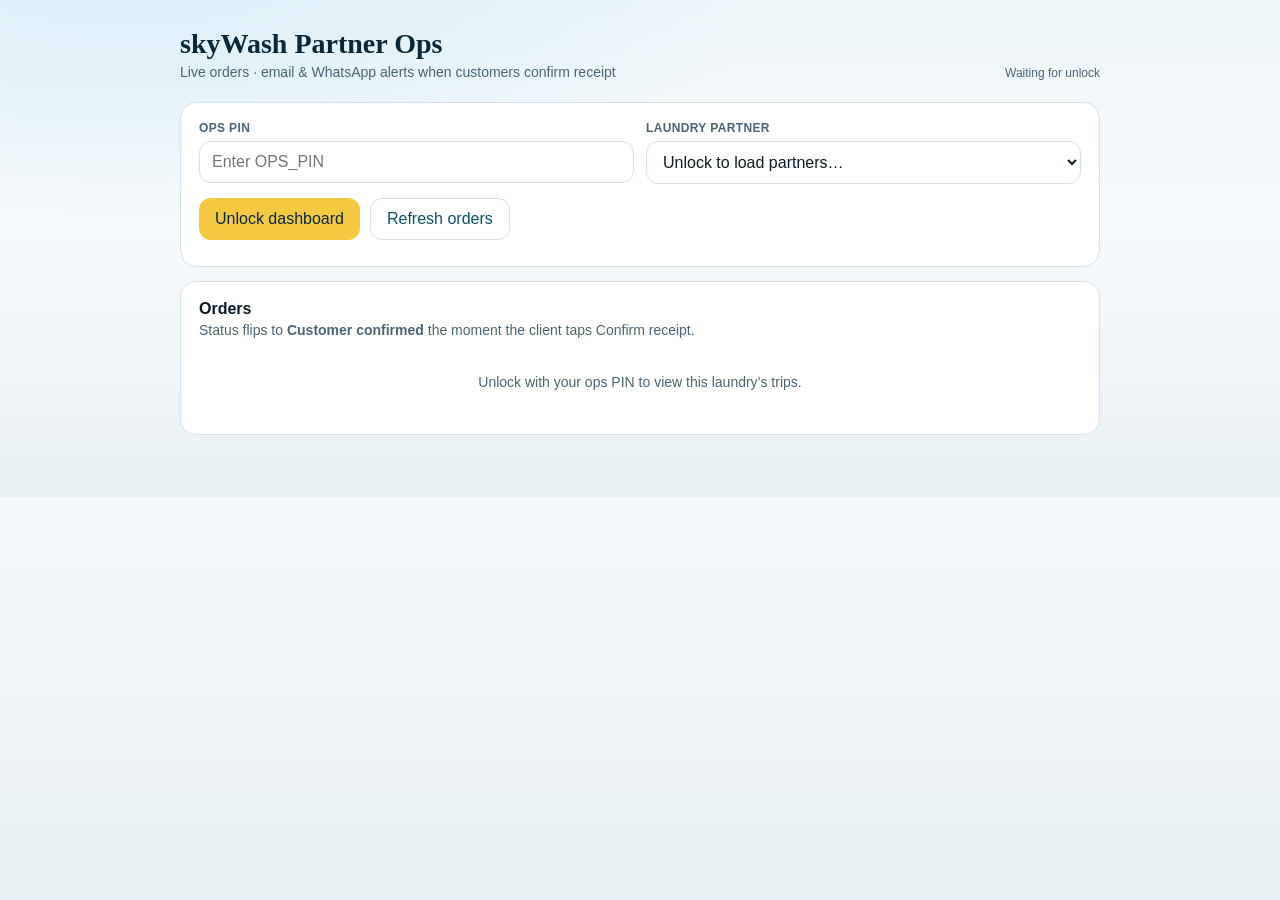
<file: ops/index.html>
<!DOCTYPE html>
<html lang="en">
<head>
<meta charset="UTF-8">
<meta name="viewport" content="width=device-width, initial-scale=1.0">
<title>skyWash Partner Ops</title>
<meta name="description" content="Laundry partner operations — live orders and customer confirmation alerts.">
<meta name="theme-color" content="#08283a">
<link rel="stylesheet" href="/ops/ops.css">
<script>
  window.SKYWASH_API_BASE = 'https://skywash-api.onrender.com';
</script>
</head>
<body>
  <div class="wrap">
    <div class="top">
      <div>
        <h1 class="brand">skyWash Partner Ops</h1>
        <p class="sub">Live orders · email &amp; WhatsApp alerts when customers confirm receipt</p>
      </div>
      <div class="live" id="opsLive">Waiting for unlock</div>
    </div>

    <section class="card">
      <div class="row">
        <div>
          <label for="opsPin">Ops PIN</label>
          <input id="opsPin" type="password" autocomplete="current-password" placeholder="Enter OPS_PIN">
        </div>
        <div>
          <label for="opsPartner">Laundry partner</label>
          <select id="opsPartner">
            <option value="">Unlock to load partners…</option>
          </select>
        </div>
      </div>
      <div class="actions">
        <button type="button" class="btn btn-primary" id="opsUnlock">Unlock dashboard</button>
        <button type="button" class="btn btn-ghost" id="opsRefresh">Refresh orders</button>
      </div>
      <div class="meta" id="opsStatus"></div>
      <div class="error" id="opsError"></div>
    </section>

    <section class="card">
      <h2 style="margin:0 0 4px;font-size:16px;">Orders</h2>
      <p class="sub" style="margin:0 0 8px;">Status flips to <b>Customer confirmed</b> the moment the client taps Confirm receipt.</p>
      <div id="opsOrders"><div class="empty">Unlock with your ops PIN to view this laundry’s trips.</div></div>
    </section>
  </div>
  <script src="/ops/ops.js"></script>
</body>
</html>
</file>
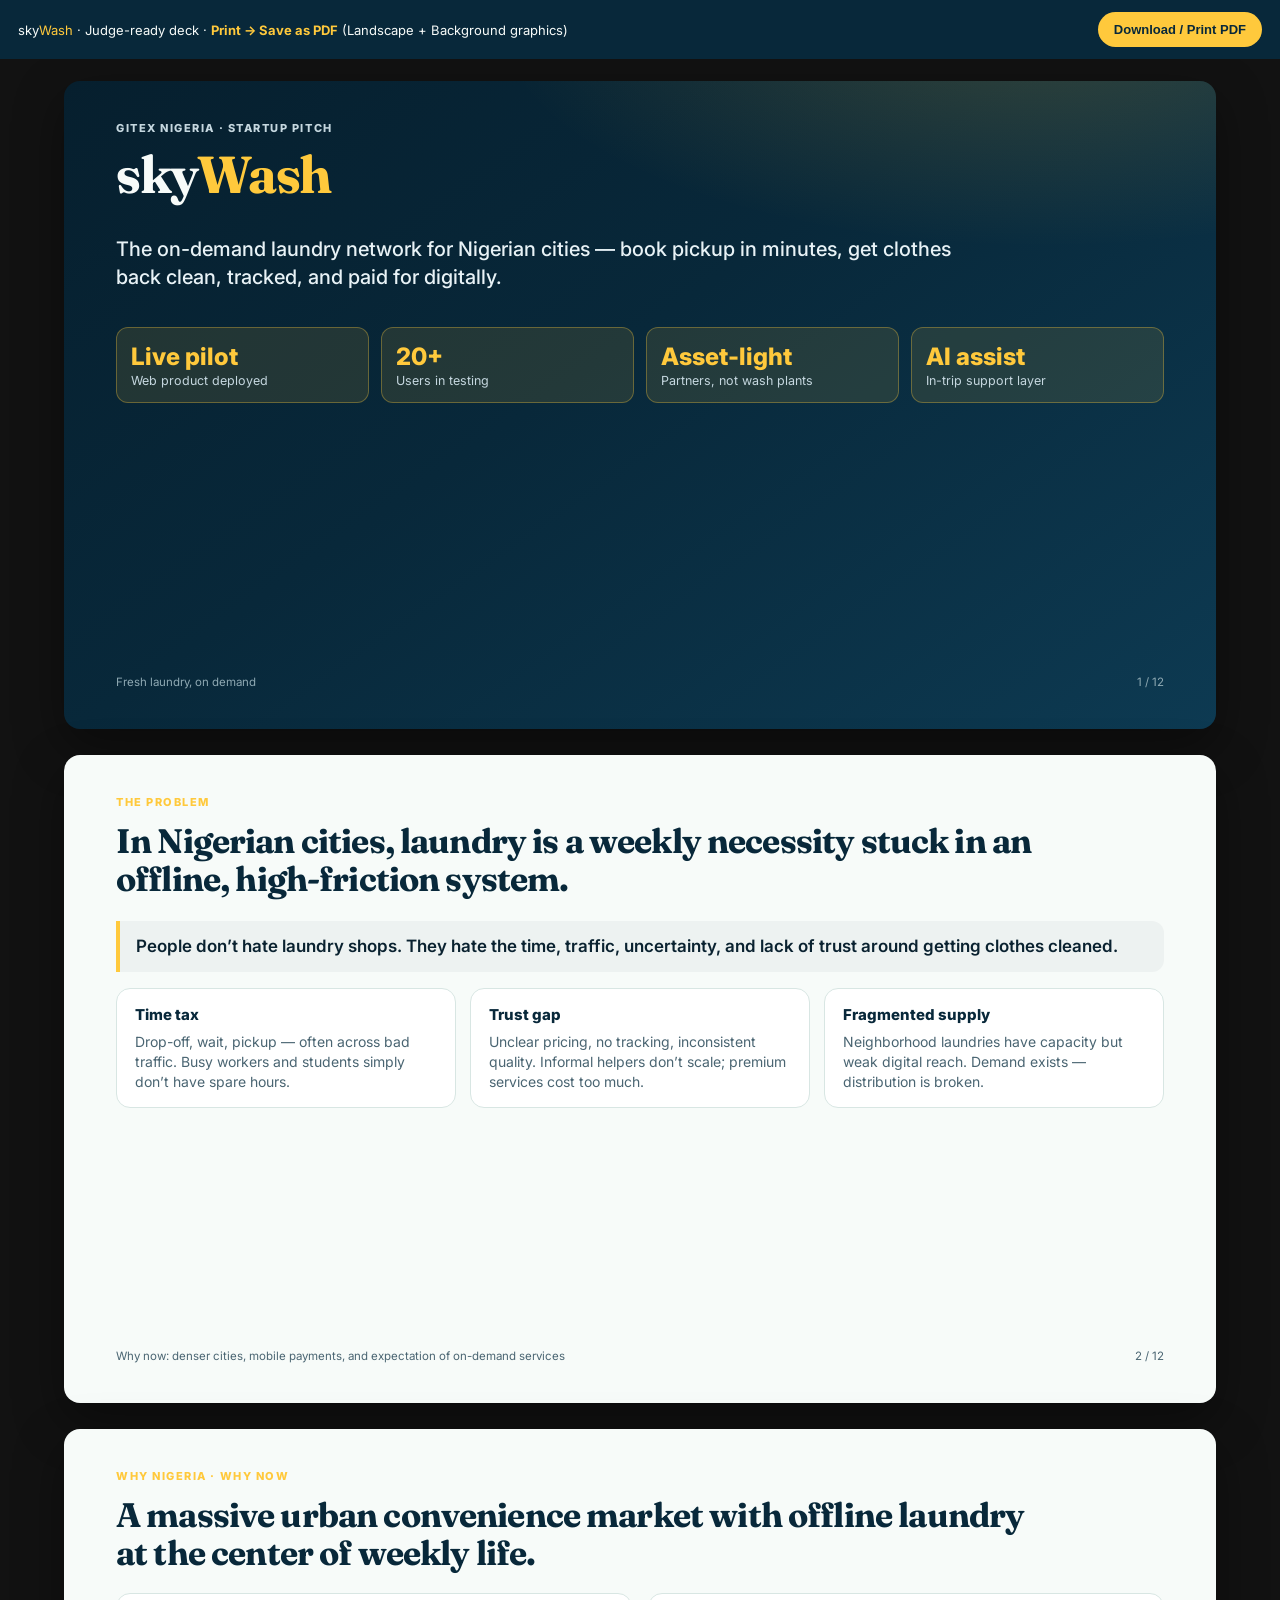
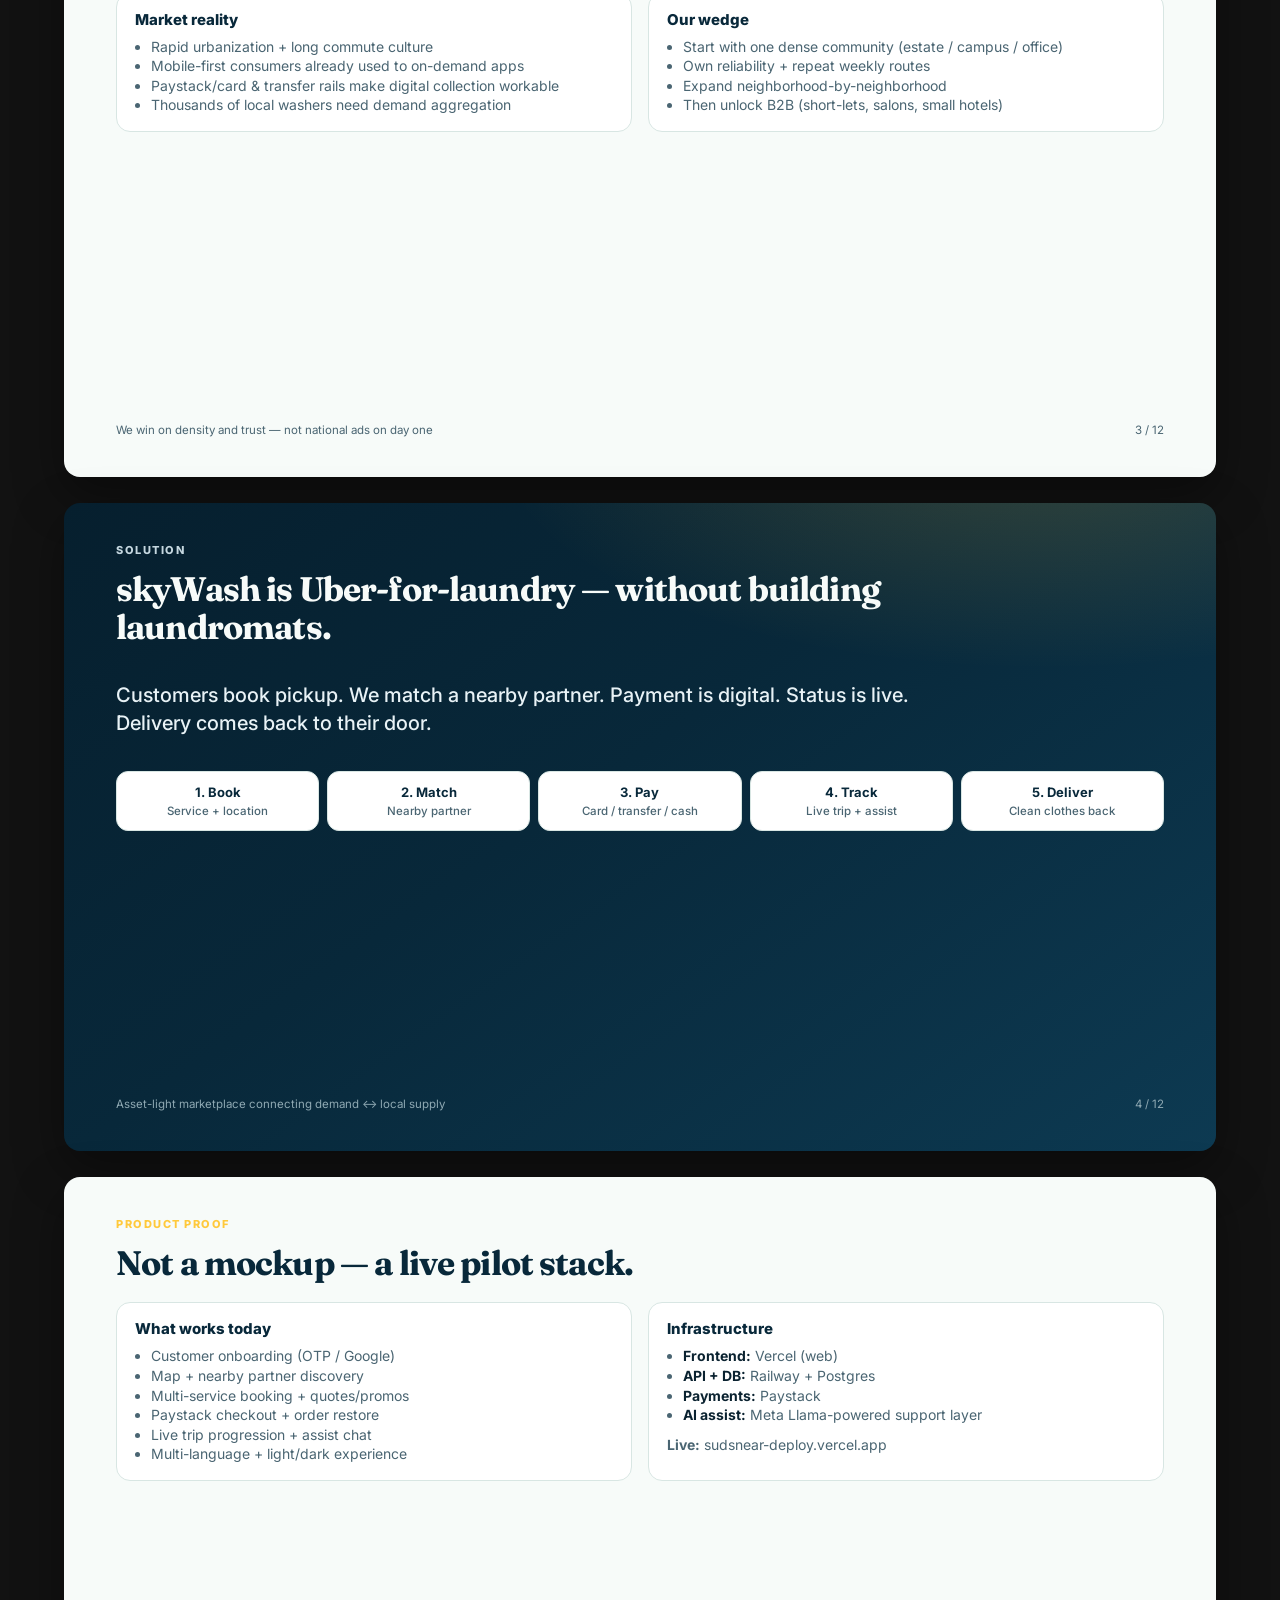
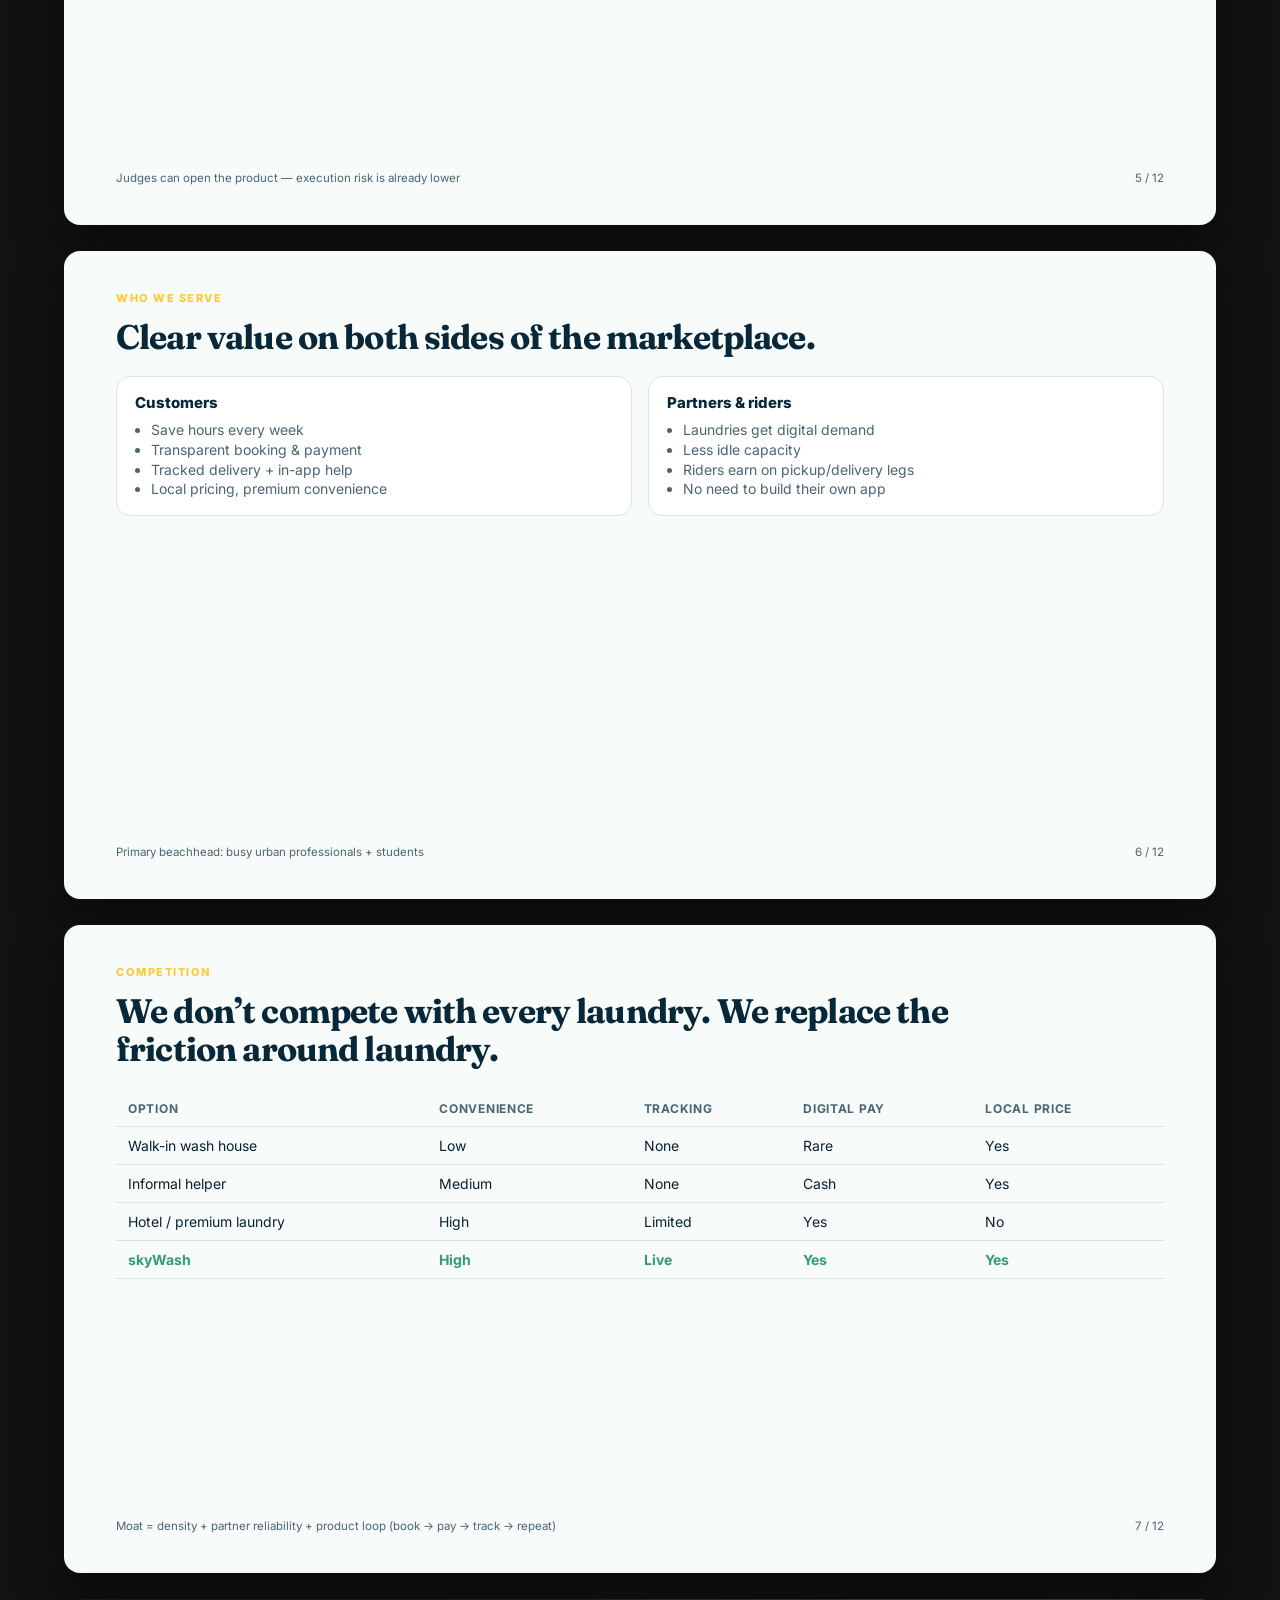
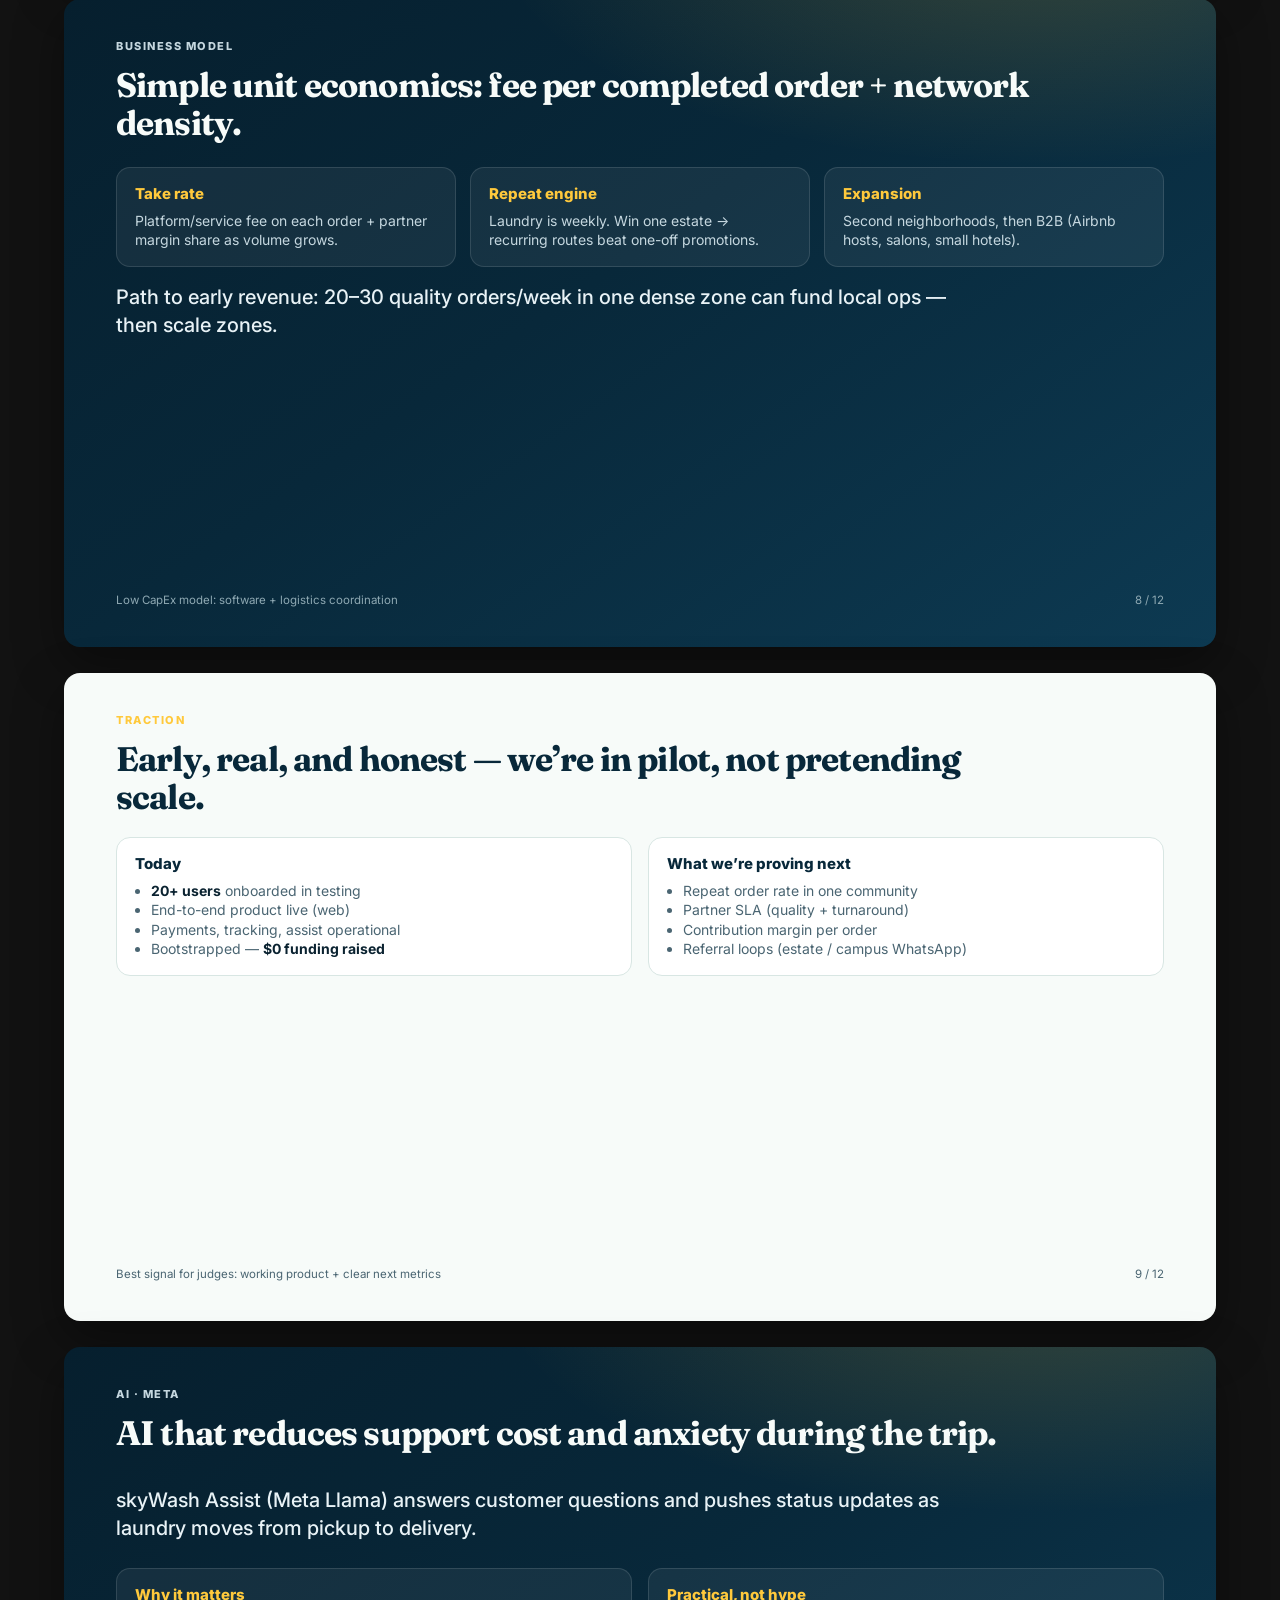
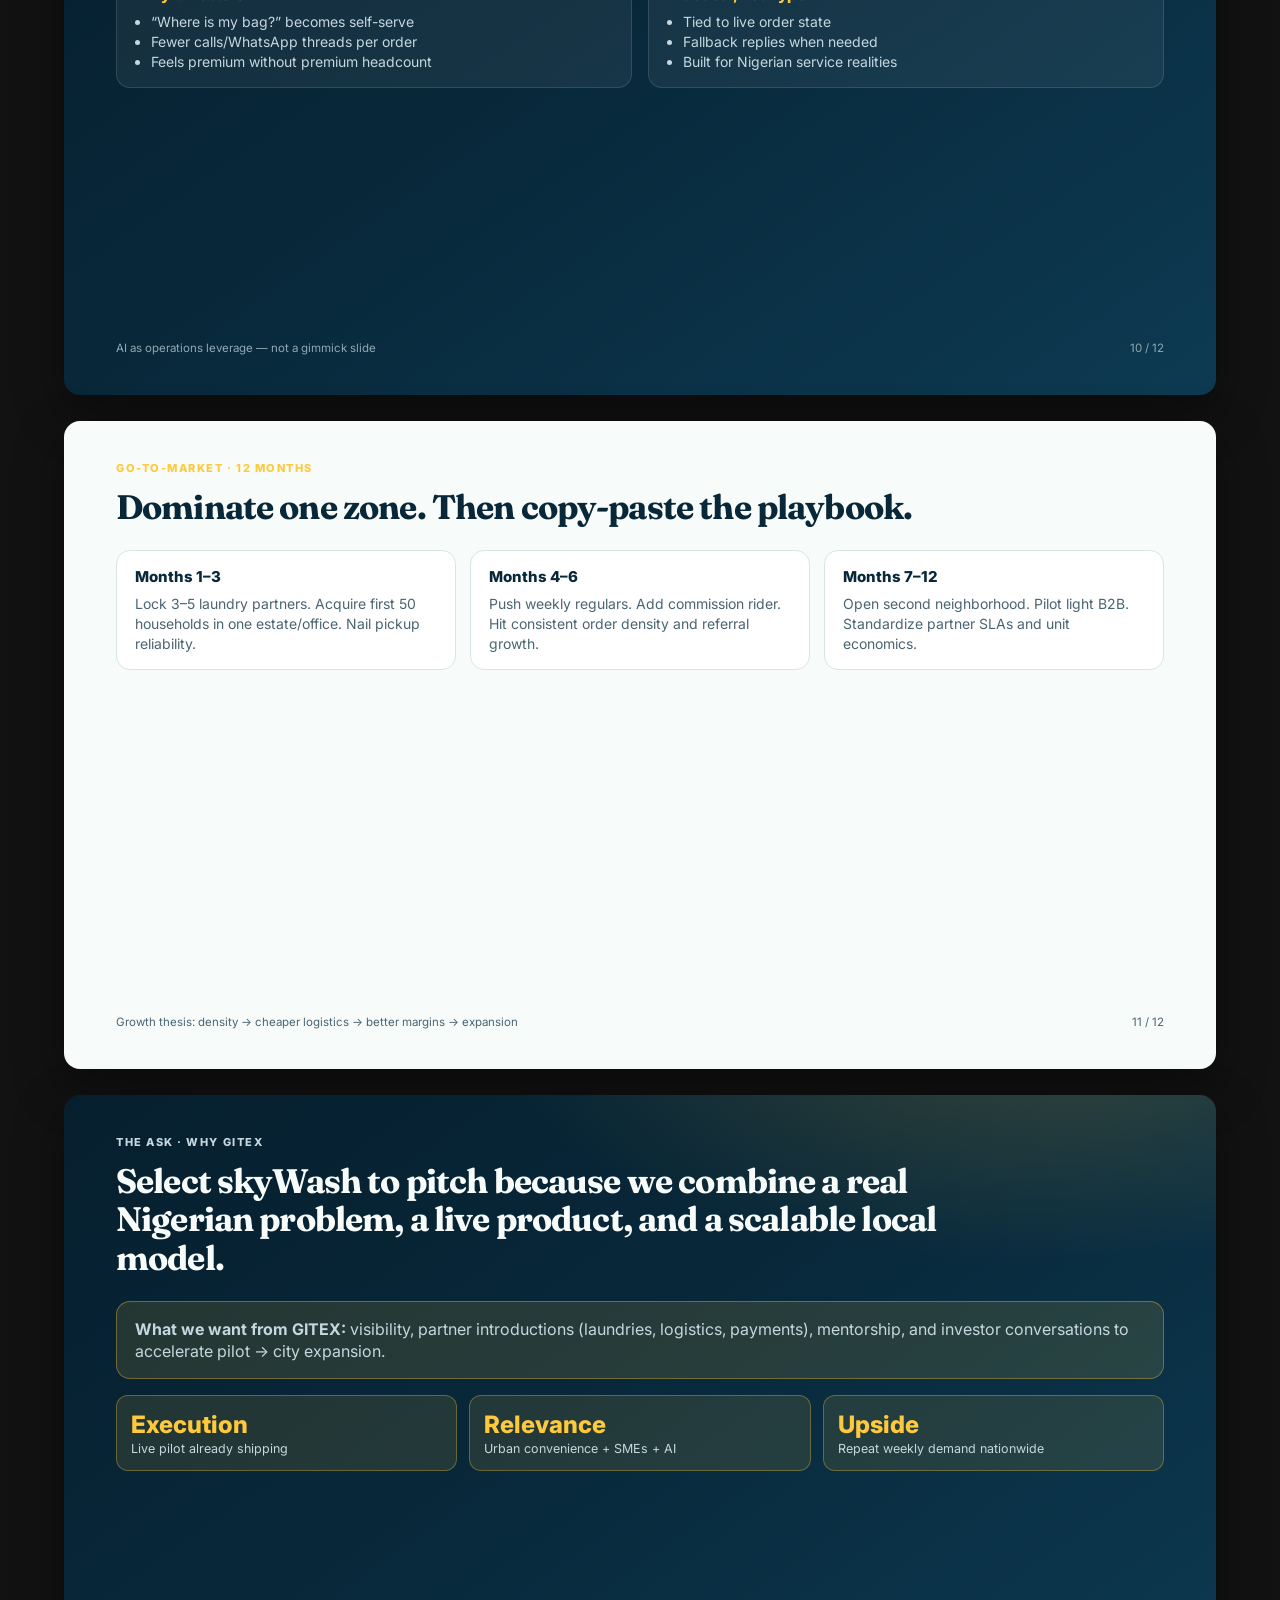
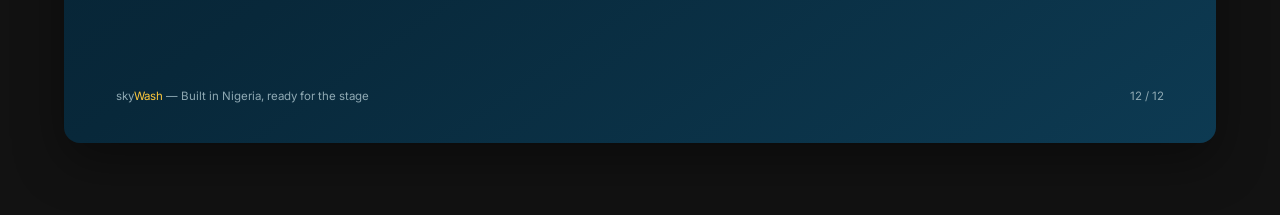
<file: pitch/skyWash-pitch-deck.html>
<!DOCTYPE html>
<html lang="en">
<head>
<meta charset="UTF-8">
<meta name="viewport" content="width=device-width, initial-scale=1.0">
<title>skyWash — Pitch Deck (GITEX Nigeria)</title>
<link rel="preconnect" href="https://fonts.googleapis.com">
<link rel="preconnect" href="https://fonts.gstatic.com" crossorigin>
<link href="https://fonts.googleapis.com/css2?family=Fraunces:opsz,wght@9..144,600;9..144,700&family=Inter:wght@400;500;600;700;800&display=swap" rel="stylesheet">
<style>
  :root {
    --lagoon-900: #08283a;
    --lagoon-800: #0d3a52;
    --lagoon-700: #134f6e;
    --sun: #ffc93c;
    --foam: #f7fbf9;
    --ink: #0a2230;
    --ink-soft: #4a6572;
    --line: #d8e6e3;
    --good: #2f9e6e;
    --warn: #c0503a;
  }
  * { box-sizing: border-box; }
  html, body {
    margin: 0; padding: 0;
    font-family: Inter, system-ui, sans-serif;
    background: #121212;
    color: var(--ink);
  }
  .toolbar {
    position: sticky; top: 0; z-index: 20;
    display: flex; gap: 12px; align-items: center; justify-content: space-between;
    padding: 12px 18px;
    background: var(--lagoon-900); color: var(--foam);
    font-size: 13px;
  }
  .toolbar strong { color: var(--sun); }
  .toolbar button {
    appearance: none; border: none; cursor: pointer;
    background: var(--sun); color: var(--lagoon-900);
    font-weight: 800; font-size: 13px; padding: 10px 16px; border-radius: 999px;
  }
  .deck {
    max-width: 1180px;
    margin: 22px auto 72px;
    display: flex; flex-direction: column; gap: 26px;
    padding: 0 14px;
  }
  .slide {
    width: 100%;
    aspect-ratio: 16 / 9;
    background: var(--foam);
    border-radius: 16px;
    overflow: hidden;
    box-shadow: 0 18px 50px rgba(0,0,0,0.38);
    padding: 40px 52px;
    position: relative;
    display: flex; flex-direction: column;
  }
  .slide.dark {
    background:
      radial-gradient(1000px 420px at 85% -10%, rgba(255,201,60,0.18), transparent 55%),
      linear-gradient(145deg, #061f2e 0%, var(--lagoon-900) 45%, var(--lagoon-800) 100%);
    color: var(--foam);
  }
  .eyebrow {
    font-size: 11px; font-weight: 800; letter-spacing: 0.14em;
    text-transform: uppercase; color: var(--sun); margin: 0 0 12px;
  }
  h1, h2 {
    font-family: Fraunces, Georgia, serif;
    margin: 0 0 14px; letter-spacing: -0.025em;
  }
  h1 { font-size: 52px; line-height: 1.02; max-width: 920px; }
  h2 { font-size: 34px; line-height: 1.12; color: var(--lagoon-900); max-width: 920px; }
  .slide.dark h2 { color: var(--foam); }
  .brand span { color: var(--sun); }
  p, li { font-size: 16.5px; line-height: 1.4; color: var(--ink-soft); }
  .slide.dark p, .slide.dark li { color: #c5d7df; }
  .lead { font-size: 20px; max-width: 860px; color: var(--ink); font-weight: 500; }
  .slide.dark .lead { color: #e8f2f6; }
  ul { margin: 6px 0 0; padding-left: 20px; }
  li { margin: 7px 0; }
  li strong { color: var(--ink); }
  .slide.dark li strong { color: var(--foam); }
  .grid-2 { display: grid; grid-template-columns: 1fr 1fr; gap: 16px; margin-top: 6px; }
  .grid-3 { display: grid; grid-template-columns: repeat(3, 1fr); gap: 14px; margin-top: 10px; }
  .card {
    background: #fff; border: 1px solid var(--line); border-radius: 14px; padding: 16px 18px;
  }
  .slide.dark .card {
    background: rgba(255,255,255,0.06); border-color: rgba(255,255,255,0.12);
  }
  .card h3 { margin: 0 0 8px; font-size: 15px; font-weight: 800; color: var(--lagoon-900); }
  .slide.dark .card h3 { color: var(--sun); }
  .card p, .card li { font-size: 14px; margin: 0; }
  .card ul { margin-top: 4px; padding-left: 16px; }
  .stat-row { display: grid; grid-template-columns: repeat(4, 1fr); gap: 12px; margin-top: 16px; }
  .stat-row.three { grid-template-columns: repeat(3, 1fr); }
  .stat {
    background: rgba(255,201,60,0.11); border: 1px solid rgba(255,201,60,0.32);
    border-radius: 12px; padding: 14px 14px 12px;
  }
  .stat b { display: block; font-size: 24px; color: var(--sun); margin-bottom: 2px; font-weight: 800; }
  .stat span { font-size: 12.5px; color: #c5d7df; line-height: 1.3; display: block; }
  .pill {
    display: inline-block; font-size: 11px; font-weight: 800; letter-spacing: 0.06em;
    text-transform: uppercase; padding: 5px 10px; border-radius: 999px;
    background: rgba(255,201,60,0.18); color: var(--sun); margin-bottom: 10px;
  }
  .compare { width: 100%; border-collapse: collapse; margin-top: 8px; font-size: 14px; }
  .compare th, .compare td { text-align: left; padding: 10px 12px; border-bottom: 1px solid var(--line); }
  .compare th { font-size: 12px; text-transform: uppercase; letter-spacing: 0.06em; color: var(--ink-soft); }
  .compare td strong { color: var(--good); }
  .ask-box {
    margin-top: 10px; padding: 16px 18px; border-radius: 14px;
    background: rgba(255,201,60,0.12); border: 1px solid rgba(255,201,60,0.35);
  }
  .ask-box p { margin: 0; color: #e8f2f6; font-size: 16px; }
  .footer {
    margin-top: auto; padding-top: 14px;
    display: flex; justify-content: space-between; align-items: center;
    font-size: 11.5px; color: var(--ink-soft);
  }
  .slide.dark .footer { color: #8fa9b3; }
  .quote {
    margin: 8px 0 0; padding: 14px 16px; border-left: 4px solid var(--sun);
    background: rgba(8,40,58,0.04); border-radius: 0 12px 12px 0;
    font-size: 17px; color: var(--ink); font-weight: 600;
  }
  .flow {
    display: grid; grid-template-columns: repeat(5, 1fr); gap: 8px; margin-top: 14px;
  }
  .flow .step {
    background: #fff; border: 1px solid var(--line); border-radius: 12px; padding: 12px;
    text-align: center; font-size: 13px; font-weight: 700; color: var(--lagoon-900);
  }
  .flow .step small { display: block; margin-top: 4px; font-weight: 500; color: var(--ink-soft); font-size: 11.5px; }
  @media print {
    body { background: white; }
    .toolbar { display: none !important; }
    .deck { margin: 0; padding: 0; max-width: none; gap: 0; }
    .slide {
      box-shadow: none; border-radius: 0;
      width: 100%; height: 100vh; page-break-after: always;
      break-after: page; aspect-ratio: auto;
    }
    @page { size: landscape; margin: 0; }
  }
</style>
</head>
<body>
  <div class="toolbar">
    <div>sky<span style="color:var(--sun)">Wash</span> · Judge-ready deck · <strong>Print → Save as PDF</strong> (Landscape + Background graphics)</div>
    <button type="button" onclick="window.print()">Download / Print PDF</button>
  </div>

  <div class="deck">

    <!-- 1 COVER -->
    <section class="slide dark">
      <p class="eyebrow">GITEX Nigeria · Startup Pitch</p>
      <h1 class="brand">sky<span>Wash</span></h1>
      <p class="lead">The on-demand laundry network for Nigerian cities — book pickup in minutes, get clothes back clean, tracked, and paid for digitally.</p>
      <div class="stat-row">
        <div class="stat"><b>Live pilot</b><span>Web product deployed</span></div>
        <div class="stat"><b>20+</b><span>Users in testing</span></div>
        <div class="stat"><b>Asset-light</b><span>Partners, not wash plants</span></div>
        <div class="stat"><b>AI assist</b><span>In-trip support layer</span></div>
      </div>
      <div class="footer"><span>Fresh laundry, on demand</span><span>1 / 12</span></div>
    </section>

    <!-- 2 PROBLEM -->
    <section class="slide">
      <p class="eyebrow">The problem</p>
      <h2>In Nigerian cities, laundry is a weekly necessity stuck in an offline, high-friction system.</h2>
      <p class="quote">People don’t hate laundry shops. They hate the time, traffic, uncertainty, and lack of trust around getting clothes cleaned.</p>
      <div class="grid-3" style="margin-top:16px;">
        <div class="card">
          <h3>Time tax</h3>
          <p>Drop-off, wait, pickup — often across bad traffic. Busy workers and students simply don’t have spare hours.</p>
        </div>
        <div class="card">
          <h3>Trust gap</h3>
          <p>Unclear pricing, no tracking, inconsistent quality. Informal helpers don’t scale; premium services cost too much.</p>
        </div>
        <div class="card">
          <h3>Fragmented supply</h3>
          <p>Neighborhood laundries have capacity but weak digital reach. Demand exists — distribution is broken.</p>
        </div>
      </div>
      <div class="footer"><span>Why now: denser cities, mobile payments, and expectation of on-demand services</span><span>2 / 12</span></div>
    </section>

    <!-- 3 WHY NIGERIA / MARKET -->
    <section class="slide">
      <p class="eyebrow">Why Nigeria · Why now</p>
      <h2>A massive urban convenience market with offline laundry at the center of weekly life.</h2>
      <div class="grid-2">
        <div class="card">
          <h3>Market reality</h3>
          <ul>
            <li>Rapid urbanization + long commute culture</li>
            <li>Mobile-first consumers already used to on-demand apps</li>
            <li>Paystack/card &amp; transfer rails make digital collection workable</li>
            <li>Thousands of local washers need demand aggregation</li>
          </ul>
        </div>
        <div class="card">
          <h3>Our wedge</h3>
          <ul>
            <li>Start with one dense community (estate / campus / office)</li>
            <li>Own reliability + repeat weekly routes</li>
            <li>Expand neighborhood-by-neighborhood</li>
            <li>Then unlock B2B (short-lets, salons, small hotels)</li>
          </ul>
        </div>
      </div>
      <div class="footer"><span>We win on density and trust — not national ads on day one</span><span>3 / 12</span></div>
    </section>

    <!-- 4 SOLUTION -->
    <section class="slide dark">
      <p class="eyebrow">Solution</p>
      <h2>skyWash is Uber-for-laundry — without building laundromats.</h2>
      <p class="lead">Customers book pickup. We match a nearby partner. Payment is digital. Status is live. Delivery comes back to their door.</p>
      <div class="flow">
        <div class="step">1. Book<small>Service + location</small></div>
        <div class="step">2. Match<small>Nearby partner</small></div>
        <div class="step">3. Pay<small>Card / transfer / cash</small></div>
        <div class="step">4. Track<small>Live trip + assist</small></div>
        <div class="step">5. Deliver<small>Clean clothes back</small></div>
      </div>
      <div class="footer"><span>Asset-light marketplace connecting demand ↔ local supply</span><span>4 / 12</span></div>
    </section>

    <!-- 5 PRODUCT PROOF -->
    <section class="slide">
      <p class="eyebrow">Product proof</p>
      <h2>Not a mockup — a live pilot stack.</h2>
      <div class="grid-2">
        <div class="card">
          <h3>What works today</h3>
          <ul>
            <li>Customer onboarding (OTP / Google)</li>
            <li>Map + nearby partner discovery</li>
            <li>Multi-service booking + quotes/promos</li>
            <li>Paystack checkout + order restore</li>
            <li>Live trip progression + assist chat</li>
            <li>Multi-language + light/dark experience</li>
          </ul>
        </div>
        <div class="card">
          <h3>Infrastructure</h3>
          <ul>
            <li><strong>Frontend:</strong> Vercel (web)</li>
            <li><strong>API + DB:</strong> Railway + Postgres</li>
            <li><strong>Payments:</strong> Paystack</li>
            <li><strong>AI assist:</strong> Meta Llama-powered support layer</li>
          </ul>
          <p style="margin-top:10px;"><strong>Live:</strong> sudsnear-deploy.vercel.app</p>
        </div>
      </div>
      <div class="footer"><span>Judges can open the product — execution risk is already lower</span><span>5 / 12</span></div>
    </section>

    <!-- 6 WHO / VALUE -->
    <section class="slide">
      <p class="eyebrow">Who we serve</p>
      <h2>Clear value on both sides of the marketplace.</h2>
      <div class="grid-2">
        <div class="card">
          <h3>Customers</h3>
          <ul>
            <li>Save hours every week</li>
            <li>Transparent booking &amp; payment</li>
            <li>Tracked delivery + in-app help</li>
            <li>Local pricing, premium convenience</li>
          </ul>
        </div>
        <div class="card">
          <h3>Partners &amp; riders</h3>
          <ul>
            <li>Laundries get digital demand</li>
            <li>Less idle capacity</li>
            <li>Riders earn on pickup/delivery legs</li>
            <li>No need to build their own app</li>
          </ul>
        </div>
      </div>
      <div class="footer"><span>Primary beachhead: busy urban professionals + students</span><span>6 / 12</span></div>
    </section>

    <!-- 7 COMPETITION -->
    <section class="slide">
      <p class="eyebrow">Competition</p>
      <h2>We don’t compete with every laundry. We replace the friction around laundry.</h2>
      <table class="compare">
        <thead>
          <tr>
            <th>Option</th>
            <th>Convenience</th>
            <th>Tracking</th>
            <th>Digital pay</th>
            <th>Local price</th>
          </tr>
        </thead>
        <tbody>
          <tr>
            <td>Walk-in wash house</td>
            <td>Low</td>
            <td>None</td>
            <td>Rare</td>
            <td>Yes</td>
          </tr>
          <tr>
            <td>Informal helper</td>
            <td>Medium</td>
            <td>None</td>
            <td>Cash</td>
            <td>Yes</td>
          </tr>
          <tr>
            <td>Hotel / premium laundry</td>
            <td>High</td>
            <td>Limited</td>
            <td>Yes</td>
            <td>No</td>
          </tr>
          <tr>
            <td><strong>skyWash</strong></td>
            <td><strong>High</strong></td>
            <td><strong>Live</strong></td>
            <td><strong>Yes</strong></td>
            <td><strong>Yes</strong></td>
          </tr>
        </tbody>
      </table>
      <div class="footer"><span>Moat = density + partner reliability + product loop (book → pay → track → repeat)</span><span>7 / 12</span></div>
    </section>

    <!-- 8 BUSINESS MODEL -->
    <section class="slide dark">
      <p class="eyebrow">Business model</p>
      <h2>Simple unit economics: fee per completed order + network density.</h2>
      <div class="grid-3">
        <div class="card">
          <h3>Take rate</h3>
          <p>Platform/service fee on each order + partner margin share as volume grows.</p>
        </div>
        <div class="card">
          <h3>Repeat engine</h3>
          <p>Laundry is weekly. Win one estate → recurring routes beat one-off promotions.</p>
        </div>
        <div class="card">
          <h3>Expansion</h3>
          <p>Second neighborhoods, then B2B (Airbnb hosts, salons, small hotels).</p>
        </div>
      </div>
      <p class="lead" style="margin-top:16px;">Path to early revenue: 20–30 quality orders/week in one dense zone can fund local ops — then scale zones.</p>
      <div class="footer"><span>Low CapEx model: software + logistics coordination</span><span>8 / 12</span></div>
    </section>

    <!-- 9 TRACTION -->
    <section class="slide">
      <p class="eyebrow">Traction</p>
      <h2>Early, real, and honest — we’re in pilot, not pretending scale.</h2>
      <div class="grid-2">
        <div class="card">
          <h3>Today</h3>
          <ul>
            <li><strong>20+ users</strong> onboarded in testing</li>
            <li>End-to-end product live (web)</li>
            <li>Payments, tracking, assist operational</li>
            <li>Bootstrapped — <strong>$0 funding raised</strong></li>
          </ul>
        </div>
        <div class="card">
          <h3>What we’re proving next</h3>
          <ul>
            <li>Repeat order rate in one community</li>
            <li>Partner SLA (quality + turnaround)</li>
            <li>Contribution margin per order</li>
            <li>Referral loops (estate / campus WhatsApp)</li>
          </ul>
        </div>
      </div>
      <div class="footer"><span>Best signal for judges: working product + clear next metrics</span><span>9 / 12</span></div>
    </section>

    <!-- 10 AI -->
    <section class="slide dark">
      <p class="eyebrow">AI · Meta</p>
      <h2>AI that reduces support cost and anxiety during the trip.</h2>
      <p class="lead">skyWash Assist (Meta Llama) answers customer questions and pushes status updates as laundry moves from pickup to delivery.</p>
      <div class="grid-2">
        <div class="card">
          <h3>Why it matters</h3>
          <ul>
            <li>“Where is my bag?” becomes self-serve</li>
            <li>Fewer calls/WhatsApp threads per order</li>
            <li>Feels premium without premium headcount</li>
          </ul>
        </div>
        <div class="card">
          <h3>Practical, not hype</h3>
          <ul>
            <li>Tied to live order state</li>
            <li>Fallback replies when needed</li>
            <li>Built for Nigerian service realities</li>
          </ul>
        </div>
      </div>
      <div class="footer"><span>AI as operations leverage — not a gimmick slide</span><span>10 / 12</span></div>
    </section>

    <!-- 11 GTM + 12-MONTH -->
    <section class="slide">
      <p class="eyebrow">Go-to-market · 12 months</p>
      <h2>Dominate one zone. Then copy-paste the playbook.</h2>
      <div class="grid-3">
        <div class="card">
          <h3>Months 1–3</h3>
          <p>Lock 3–5 laundry partners. Acquire first 50 households in one estate/office. Nail pickup reliability.</p>
        </div>
        <div class="card">
          <h3>Months 4–6</h3>
          <p>Push weekly regulars. Add commission rider. Hit consistent order density and referral growth.</p>
        </div>
        <div class="card">
          <h3>Months 7–12</h3>
          <p>Open second neighborhood. Pilot light B2B. Standardize partner SLAs and unit economics.</p>
        </div>
      </div>
      <div class="footer"><span>Growth thesis: density → cheaper logistics → better margins → expansion</span><span>11 / 12</span></div>
    </section>

    <!-- 12 ASK / WHY GITEX -->
    <section class="slide dark">
      <p class="eyebrow">The ask · Why GITEX</p>
      <h2>Select skyWash to pitch because we combine a real Nigerian problem, a live product, and a scalable local model.</h2>
      <div class="ask-box">
        <p><strong>What we want from GITEX:</strong> visibility, partner introductions (laundries, logistics, payments), mentorship, and investor conversations to accelerate pilot → city expansion.</p>
      </div>
      <div class="stat-row three" style="margin-top:16px;">
        <div class="stat"><b>Execution</b><span>Live pilot already shipping</span></div>
        <div class="stat"><b>Relevance</b><span>Urban convenience + SMEs + AI</span></div>
        <div class="stat"><b>Upside</b><span>Repeat weekly demand nationwide</span></div>
      </div>
      <div class="footer"><span class="brand">sky<span>Wash</span> — Built in Nigeria, ready for the stage</span><span>12 / 12</span></div>
    </section>

  </div>
</body>
</html>
</file>
<file: ops/ops.css>
:root{
  --foam:#f7fafc;
  --ink:#0b1c28;
  --ink-soft:#4a6575;
  --line:#d5e1ea;
  --card:#ffffff;
  --lagoon-100:#e8f4f8;
  --lagoon-700:#0f6b86;
  --lagoon-800:#0a5168;
  --lagoon-900:#08283a;
  --sun-400:#f5c842;
  --sun-500:#e0a820;
  --good:#1f8a5b;
  --font-display:"Iowan Old Style","Palatino Linotype",Palatino,Georgia,serif;
  --font-body:ui-rounded,"Avenir Next",Avenir,"Segoe UI",sans-serif;
}
*{box-sizing:border-box}
html,body{margin:0;min-height:100%;background:
  radial-gradient(1200px 500px at 10% -10%, #d9eef5 0%, transparent 55%),
  linear-gradient(180deg, #eef6f9 0%, var(--foam) 45%, #e8f0f4 100%);
  color:var(--ink); font-family:var(--font-body);}
body{padding:28px 18px 48px}
.wrap{max-width:920px;margin:0 auto}
.top{display:flex;justify-content:space-between;align-items:flex-end;gap:16px;margin-bottom:22px;flex-wrap:wrap}
.brand{font-family:var(--font-display);font-size:28px;font-weight:700;color:var(--lagoon-900);margin:0}
.sub{margin:4px 0 0;color:var(--ink-soft);font-size:14px}
.card{
  background:var(--card); border:1.5px solid var(--line); border-radius:16px;
  padding:18px 18px 16px; margin-bottom:14px;
}
label{display:block;font-size:12px;font-weight:700;letter-spacing:.03em;text-transform:uppercase;color:var(--ink-soft);margin-bottom:6px}
input,select{
  width:100%; padding:11px 12px; border-radius:12px; border:1.5px solid var(--line);
  font:inherit; background:#fff; color:var(--ink);
}
.row{display:grid; grid-template-columns:1fr 1fr; gap:12px}
@media (max-width:640px){.row{grid-template-columns:1fr}}
.actions{display:flex;gap:10px;flex-wrap:wrap;margin-top:14px}
.btn{
  border:0; border-radius:12px; padding:11px 16px; font-weight:700; cursor:pointer; font:inherit;
}
.btn-primary{background:var(--sun-400); color:var(--lagoon-900)}
.btn-primary:hover{background:#ffd666}
.btn-ghost{background:transparent; border:1.5px solid var(--line); color:var(--lagoon-800)}
.btn:disabled{opacity:.55;cursor:not-allowed}
.meta{font-size:13px;color:var(--ink-soft);margin-top:10px}
.error{color:#b42318;font-size:13px;margin-top:8px}
.order{
  border:1.5px solid var(--line); border-radius:14px; padding:14px; margin-top:12px;
  background:linear-gradient(180deg,#fff,#f9fcfd);
}
.order-top{display:flex;justify-content:space-between;gap:12px;align-items:flex-start}
.order h3{margin:0;font-size:15px}
.chip{
  display:inline-flex; align-items:center; border-radius:999px; padding:5px 10px;
  font-size:11.5px; font-weight:700; white-space:nowrap;
}
.chip-idle{background:var(--lagoon-100); color:var(--lagoon-800)}
.chip-wait{background:#fff4d6; color:#8a6400}
.chip-ok{background:#e5f7ee; color:var(--good)}
.order p{margin:8px 0 0; font-size:13px; color:var(--ink-soft); line-height:1.45}
.channels{display:flex; flex-wrap:wrap; gap:8px; margin-top:10px}
.channel{
  font-size:12px; border:1px dashed var(--line); border-radius:10px; padding:7px 10px;
  color:var(--ink-soft);
}
.channel b{color:var(--ink)}
.channel a{color:var(--lagoon-700); font-weight:700; text-decoration:none}
.channel a:hover{text-decoration:underline}
.empty{padding:28px 8px; text-align:center; color:var(--ink-soft); font-size:14px}
.live{font-size:12px; color:var(--ink-soft)}
</file>
